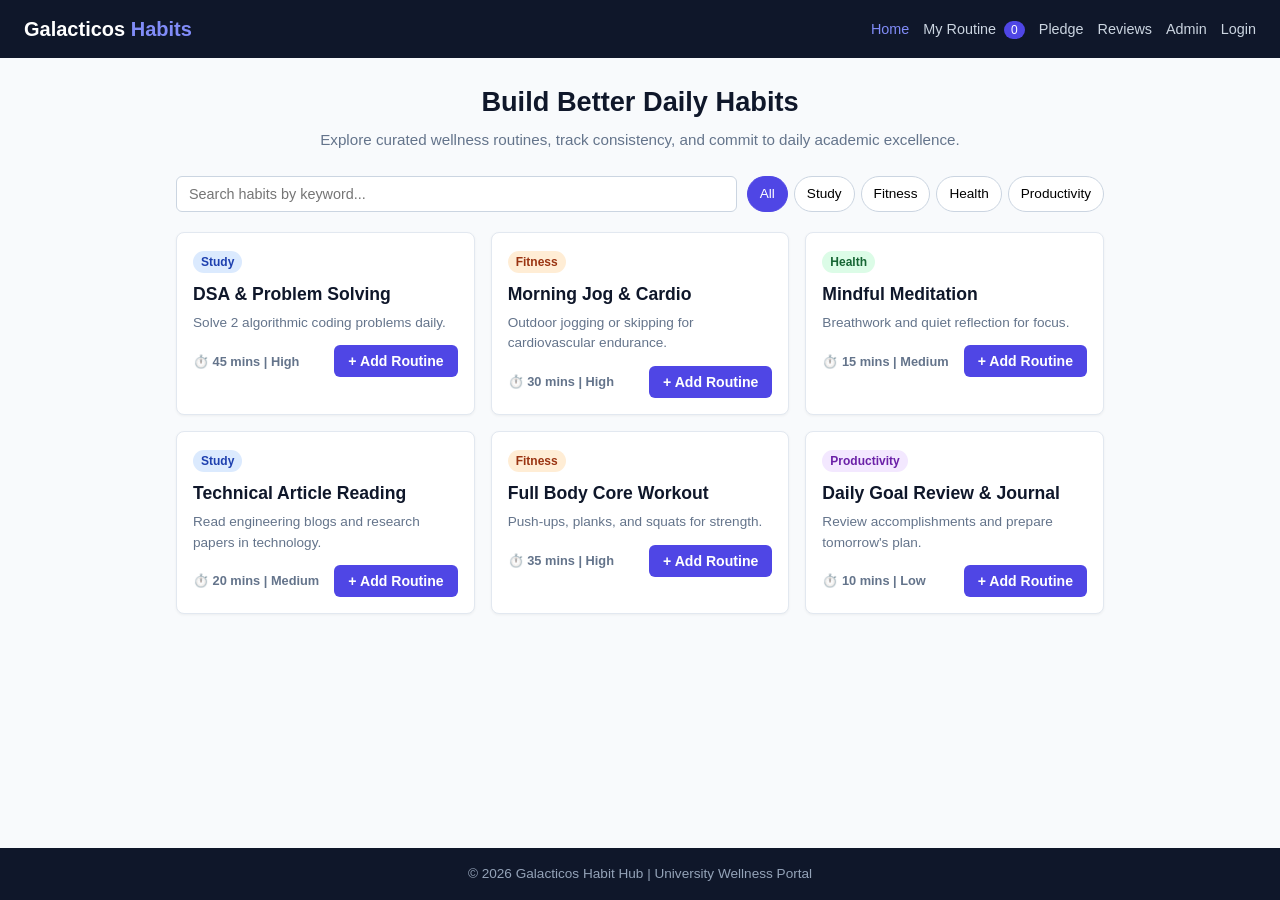
<file: index.html>
<!DOCTYPE html>
<html lang="en">
<head>
  <meta charset="UTF-8">
  <meta name="viewport" content="width=device-width, initial-scale=1.0">
  <title>Galacticos Habits - Student Wellness Portal</title>
  <link rel="stylesheet" href="styles.css">
</head>
<body>
  <nav>
    <a href="index.html" class="logo">Galacticos <span>Habits</span></a>
    <ul class="nav-links">
      <li><a href="index.html" class="active">Home</a></li>
      <li><a href="routine.html">My Routine <span class="cart-badge" id="cartBadge">0</span></a></li>
      <li><a href="pledge.html">Pledge</a></li>
      <li><a href="reviews.html">Reviews</a></li>
      <li><a href="admin.html">Admin</a></li>
      <li id="authLink"><a href="login.html">Login</a></li>
    </ul>
  </nav>

  <main class="container">
    <section class="hero">
      <h1>Build Better Daily Habits</h1>
      <p>Explore curated wellness routines, track consistency, and commit to daily academic excellence.</p>
    </section>

    <div class="controls">
      <input type="text" id="searchInput" class="search-input" placeholder="Search habits by keyword..." oninput="renderCatalogue()">
      <div class="filter-pills">
        <button class="pill active" data-cat="All" onclick="renderCatalogue('All')">All</button>
        <button class="pill" data-cat="Study" onclick="renderCatalogue('Study')">Study</button>
        <button class="pill" data-cat="Fitness" onclick="renderCatalogue('Fitness')">Fitness</button>
        <button class="pill" data-cat="Health" onclick="renderCatalogue('Health')">Health</button>
        <button class="pill" data-cat="Productivity" onclick="renderCatalogue('Productivity')">Productivity</button>
      </div>
    </div>

    <section id="catalogueGrid" class="grid"></section>
  </main>

  <footer>
    <p>&copy; 2026 Galacticos Habit Hub | University Wellness Portal</p>
  </footer>

  <script src="app.js"></script>
  <script>window.addEventListener('DOMContentLoaded', () => renderCatalogue('All'));</script>
</body>
</html>
</file>
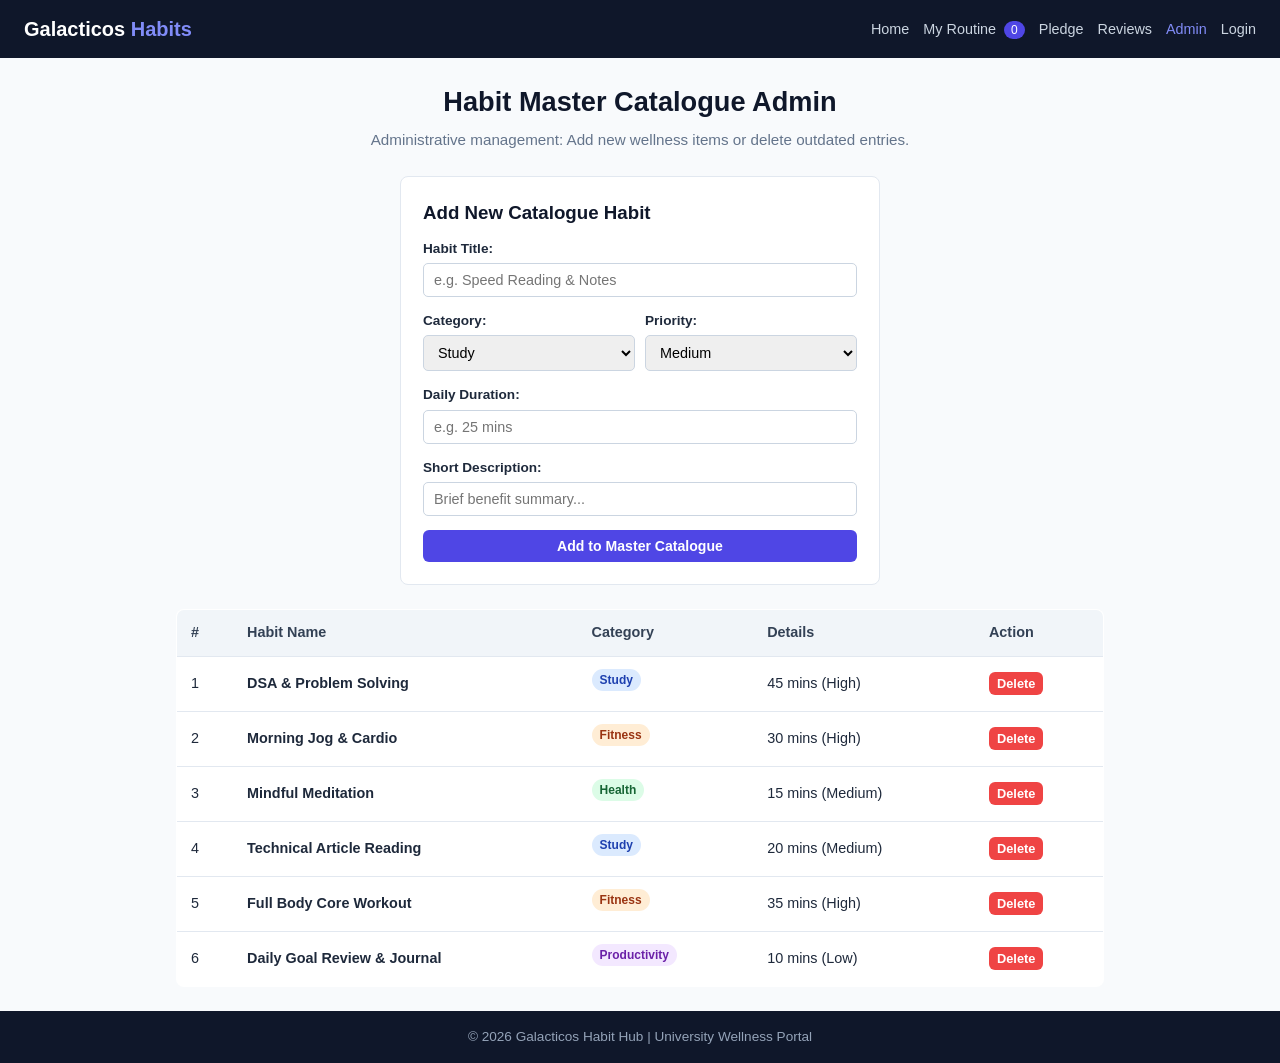
<file: admin.html>
<!DOCTYPE html>
<html lang="en">
<head>
  <meta charset="UTF-8">
  <meta name="viewport" content="width=device-width, initial-scale=1.0">
  <title>Admin CRUD - Galacticos Habits</title>
  <link rel="stylesheet" href="styles.css">
</head>
<body>
  <nav>
    <a href="index.html" class="logo">Galacticos <span>Habits</span></a>
    <ul class="nav-links">
      <li><a href="index.html">Home</a></li>
      <li><a href="routine.html">My Routine <span class="cart-badge" id="cartBadge">0</span></a></li>
      <li><a href="pledge.html">Pledge</a></li>
      <li><a href="reviews.html">Reviews</a></li>
      <li><a href="admin.html" class="active">Admin</a></li>
      <li id="authLink"><a href="login.html">Login</a></li>
    </ul>
  </nav>

  <main class="container">
    <section class="hero">
      <h1>Habit Master Catalogue Admin</h1>
      <p>Administrative management: Add new wellness items or delete outdated entries.</p>
    </section>

    <div class="form-box" style="margin-bottom: 24px;">
      <h3 style="margin-bottom: 12px; color: #0f172a;">Add New Catalogue Habit</h3>
      <form id="addHabitForm" onsubmit="addAdminHabit(event)">
        <div class="form-group"><label for="admName">Habit Title:</label><input type="text" id="admName" placeholder="e.g. Speed Reading & Notes" required></div>
        <div class="form-group" style="display:grid;grid-template-columns:1fr 1fr;gap:10px">
          <div><label for="admCategory">Category:</label><select id="admCategory"><option value="Study">Study</option><option value="Fitness">Fitness</option><option value="Health">Health</option><option value="Productivity">Productivity</option></select></div>
          <div><label for="admPriority">Priority:</label><select id="admPriority"><option value="High">High</option><option value="Medium" selected>Medium</option><option value="Low">Low</option></select></div>
        </div>
        <div class="form-group"><label for="admTime">Daily Duration:</label><input type="text" id="admTime" placeholder="e.g. 25 mins" required></div>
        <div class="form-group"><label for="admDesc">Short Description:</label><input type="text" id="admDesc" placeholder="Brief benefit summary..." required></div>
        <button type="submit" class="btn btn-primary btn-block">Add to Master Catalogue</button>
      </form>
    </div>

    <table>
      <thead><tr><th>#</th><th>Habit Name</th><th>Category</th><th>Details</th><th>Action</th></tr></thead>
      <tbody id="adminTableBody"></tbody>
    </table>
  </main>

  <footer>
    <p>&copy; 2026 Galacticos Habit Hub | University Wellness Portal</p>
  </footer>

  <script src="app.js"></script>
  <script>window.addEventListener('DOMContentLoaded', renderAdminTable);</script>
</body>
</html>
</file>
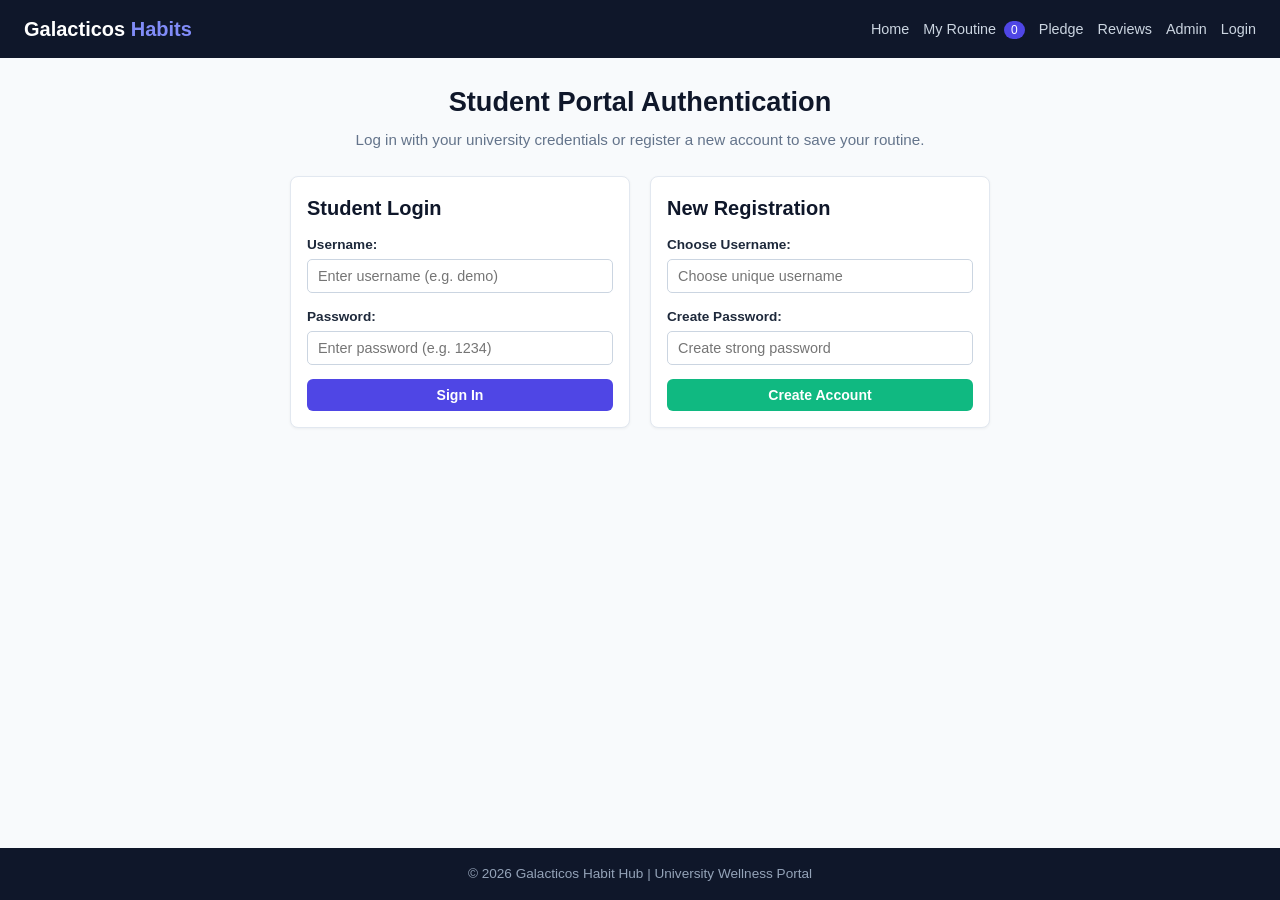
<file: login.html>
<!DOCTYPE html>
<html lang="en">
<head>
  <meta charset="UTF-8">
  <meta name="viewport" content="width=device-width, initial-scale=1.0">
  <title>Student Authentication - Galacticos Habits</title>
  <link rel="stylesheet" href="styles.css">
</head>
<body>
  <nav>
    <a href="index.html" class="logo">Galacticos <span>Habits</span></a>
    <ul class="nav-links">
      <li><a href="index.html">Home</a></li>
      <li><a href="routine.html">My Routine <span class="cart-badge" id="cartBadge">0</span></a></li>
      <li><a href="pledge.html">Pledge</a></li>
      <li><a href="reviews.html">Reviews</a></li>
      <li><a href="admin.html">Admin</a></li>
      <li id="authLink"><a href="login.html" class="active">Login</a></li>
    </ul>
  </nav>

  <main class="container">
    <section class="hero">
      <h1>Student Portal Authentication</h1>
      <p>Log in with your university credentials or register a new account to save your routine.</p>
    </section>

    <div style="display: grid; grid-template-columns: repeat(auto-fit, minmax(280px, 1fr)); gap: 20px; max-width: 700px; margin: 0 auto;">
      <div class="card">
        <h2 style="font-size: 1.25rem; margin-bottom: 12px; color: #0f172a;">Student Login</h2>
        <form id="loginForm" onsubmit="handleAuth(event, 'login')">
          <div class="form-group">
            <label for="loginUser">Username:</label>
            <input type="text" id="loginUser" placeholder="Enter username (e.g. demo)" required>
          </div>
          <div class="form-group">
            <label for="loginPass">Password:</label>
            <input type="password" id="loginPass" placeholder="Enter password (e.g. 1234)" required>
          </div>
          <button type="submit" class="btn btn-primary btn-block">Sign In</button>
        </form>
      </div>

      <div class="card">
        <h2 style="font-size: 1.25rem; margin-bottom: 12px; color: #0f172a;">New Registration</h2>
        <form id="regForm" onsubmit="handleAuth(event, 'reg')">
          <div class="form-group">
            <label for="regUser">Choose Username:</label>
            <input type="text" id="regUser" placeholder="Choose unique username" required>
          </div>
          <div class="form-group">
            <label for="regPass">Create Password:</label>
            <input type="password" id="regPass" placeholder="Create strong password" required>
          </div>
          <button type="submit" class="btn btn-success btn-block">Create Account</button>
        </form>
      </div>
    </div>
  </main>

  <footer>
    <p>&copy; 2026 Galacticos Habit Hub | University Wellness Portal</p>
  </footer>

  <script src="app.js"></script>
</body>
</html>
</file>
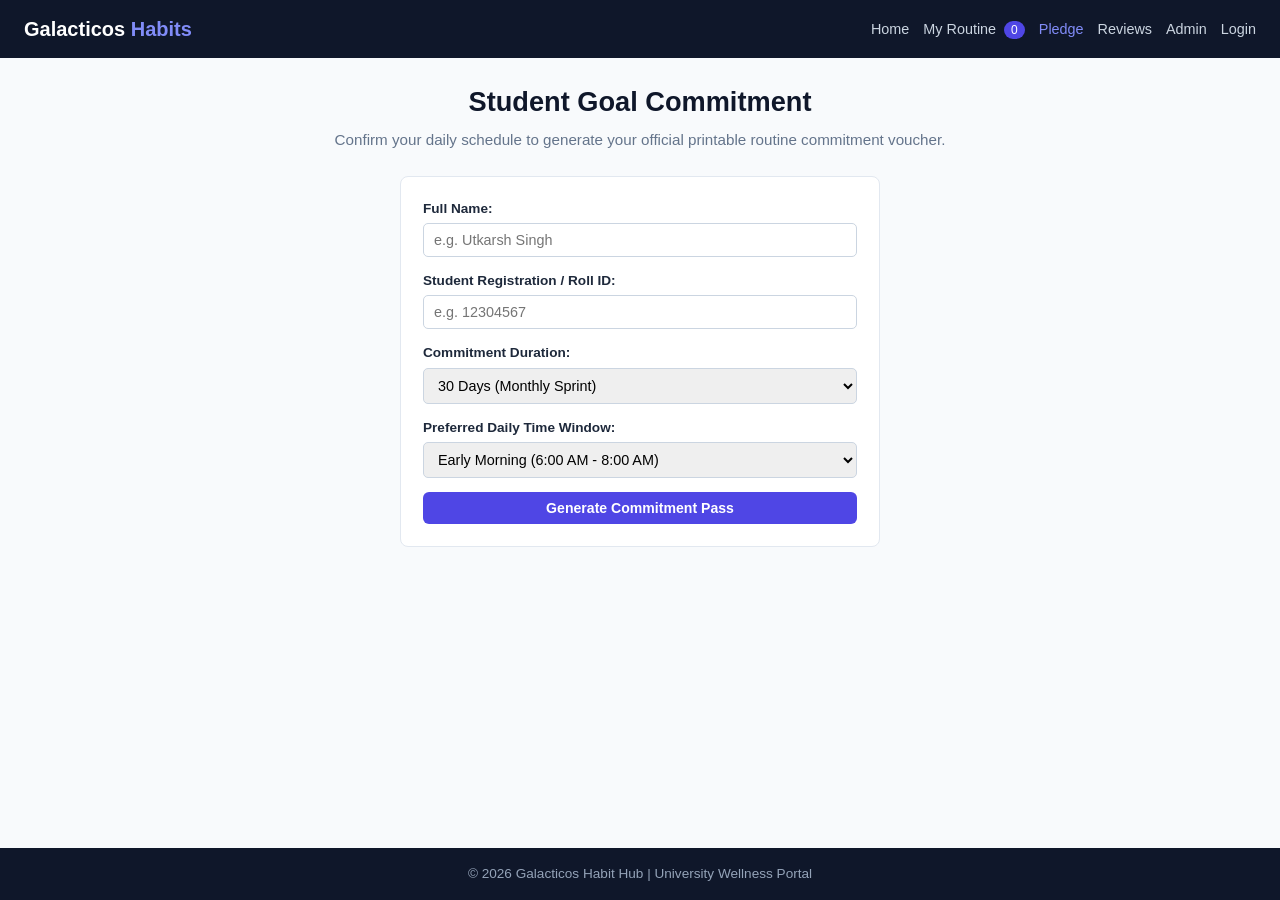
<file: pledge.html>
<!DOCTYPE html>
<html lang="en">
<head>
  <meta charset="UTF-8">
  <meta name="viewport" content="width=device-width, initial-scale=1.0">
  <title>Goal Pledge & Pass - Galacticos Habits</title>
  <link rel="stylesheet" href="styles.css">
</head>
<body>
  <nav>
    <a href="index.html" class="logo">Galacticos <span>Habits</span></a>
    <ul class="nav-links">
      <li><a href="index.html">Home</a></li>
      <li><a href="routine.html">My Routine <span class="cart-badge" id="cartBadge">0</span></a></li>
      <li><a href="pledge.html" class="active">Pledge</a></li>
      <li><a href="reviews.html">Reviews</a></li>
      <li><a href="admin.html">Admin</a></li>
      <li id="authLink"><a href="login.html">Login</a></li>
    </ul>
  </nav>

  <main class="container">
    <section class="hero">
      <h1>Student Goal Commitment</h1>
      <p>Confirm your daily schedule to generate your official printable routine commitment voucher.</p>
    </section>

    <div class="form-box" id="pledgeFormBox">
      <form id="pledgeForm" onsubmit="handleCommitment(event)">
        <div class="form-group">
          <label for="studentName">Full Name:</label>
          <input type="text" id="studentName" placeholder="e.g. Utkarsh Singh" required>
        </div>
        <div class="form-group">
          <label for="studentId">Student Registration / Roll ID:</label>
          <input type="text" id="studentId" placeholder="e.g. 12304567" required>
        </div>
        <div class="form-group">
          <label for="goalDuration">Commitment Duration:</label>
          <select id="goalDuration">
            <option value="21 Days (Habit Formation)">21 Days (Habit Formation)</option>
            <option value="30 Days (Monthly Sprint)" selected>30 Days (Monthly Sprint)</option>
            <option value="60 Days (Semester Discipline)">60 Days (Semester Discipline)</option>
          </select>
        </div>
        <div class="form-group">
          <label for="reminderTime">Preferred Daily Time Window:</label>
          <select id="reminderTime">
            <option value="Early Morning (6:00 AM - 8:00 AM)">Early Morning (6:00 AM - 8:00 AM)</option>
            <option value="Afternoon Study (2:00 PM - 5:00 PM)">Afternoon Study (2:00 PM - 5:00 PM)</option>
            <option value="Evening Focus (6:00 PM - 9:00 PM)">Evening Focus (6:00 PM - 9:00 PM)</option>
          </select>
        </div>
        <button type="submit" class="btn btn-primary btn-block">Generate Commitment Pass</button>
      </form>

      <div id="receiptBox" class="receipt" style="display: none;"></div>
    </div>
  </main>

  <footer>
    <p>&copy; 2026 Galacticos Habit Hub | University Wellness Portal</p>
  </footer>

  <script src="app.js"></script>
</body>
</html>
</file>
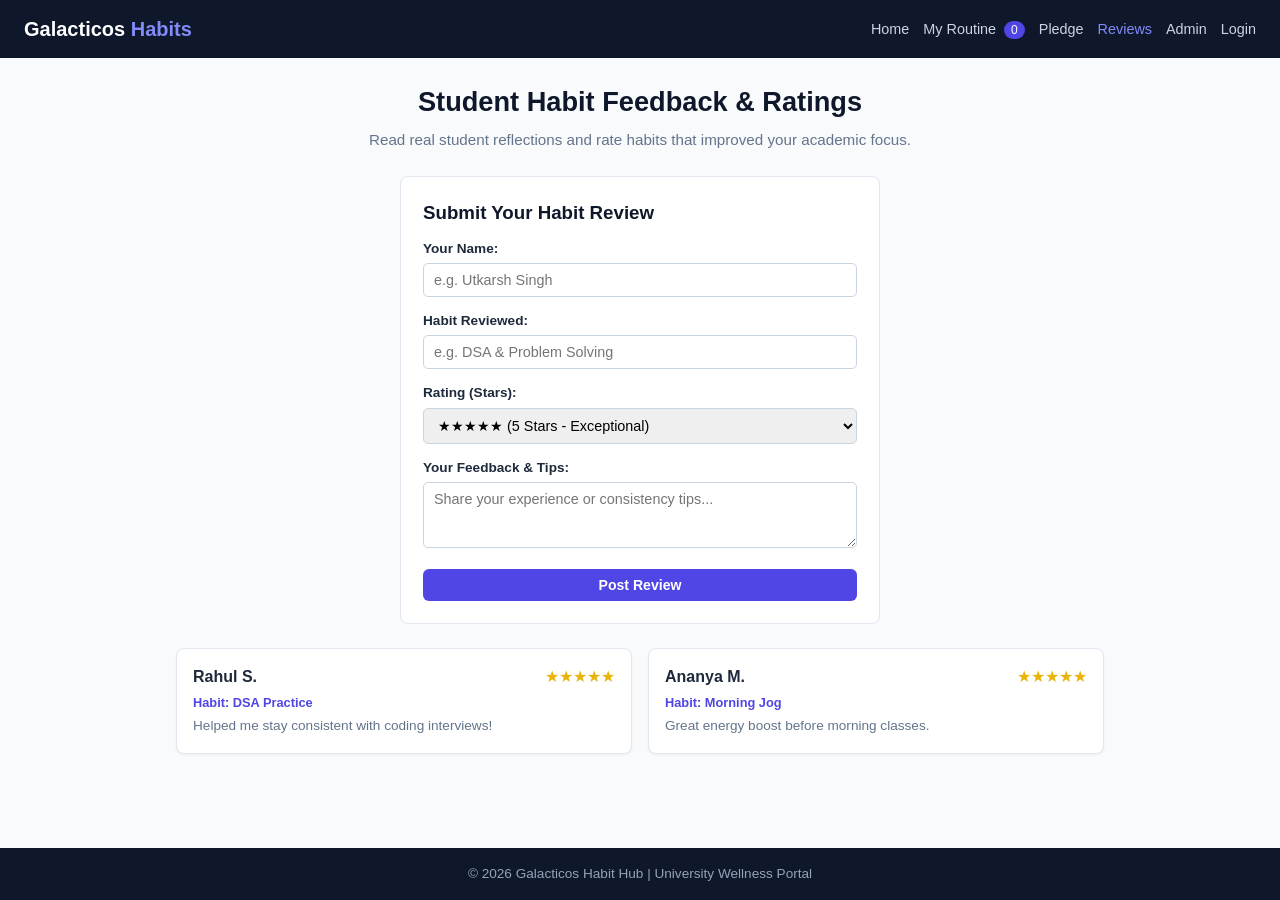
<file: reviews.html>
<!DOCTYPE html>
<html lang="en">
<head>
  <meta charset="UTF-8">
  <meta name="viewport" content="width=device-width, initial-scale=1.0">
  <title>Community Reviews - Galacticos Habits</title>
  <link rel="stylesheet" href="styles.css">
</head>
<body>
  <nav>
    <a href="index.html" class="logo">Galacticos <span>Habits</span></a>
    <ul class="nav-links">
      <li><a href="index.html">Home</a></li>
      <li><a href="routine.html">My Routine <span class="cart-badge" id="cartBadge">0</span></a></li>
      <li><a href="pledge.html">Pledge</a></li>
      <li><a href="reviews.html" class="active">Reviews</a></li>
      <li><a href="admin.html">Admin</a></li>
      <li id="authLink"><a href="login.html">Login</a></li>
    </ul>
  </nav>

  <main class="container">
    <section class="hero">
      <h1>Student Habit Feedback & Ratings</h1>
      <p>Read real student reflections and rate habits that improved your academic focus.</p>
    </section>

    <div class="form-box" style="margin-bottom: 24px;">
      <h3 style="margin-bottom: 12px; color: #0f172a;">Submit Your Habit Review</h3>
      <form id="reviewForm" onsubmit="addReview(event)">
        <div class="form-group">
          <label for="revName">Your Name:</label>
          <input type="text" id="revName" placeholder="e.g. Utkarsh Singh" required>
        </div>
        <div class="form-group">
          <label for="revHabit">Habit Reviewed:</label>
          <input type="text" id="revHabit" placeholder="e.g. DSA & Problem Solving" required>
        </div>
        <div class="form-group">
          <label for="revRating">Rating (Stars):</label>
          <select id="revRating">
            <option value="5">★★★★★ (5 Stars - Exceptional)</option>
            <option value="4">★★★★☆ (4 Stars - Highly Effective)</option>
            <option value="3">★★★☆☆ (3 Stars - Average)</option>
          </select>
        </div>
        <div class="form-group">
          <label for="revText">Your Feedback & Tips:</label>
          <textarea id="revText" rows="3" placeholder="Share your experience or consistency tips..." required></textarea>
        </div>
        <button type="submit" class="btn btn-primary btn-block">Post Review</button>
      </form>
    </div>

    <section id="reviewsGrid" class="grid"></section>
  </main>

  <footer>
    <p>&copy; 2026 Galacticos Habit Hub | University Wellness Portal</p>
  </footer>

  <script src="app.js"></script>
  <script>window.addEventListener('DOMContentLoaded', renderReviews);</script>
</body>
</html>
</file>
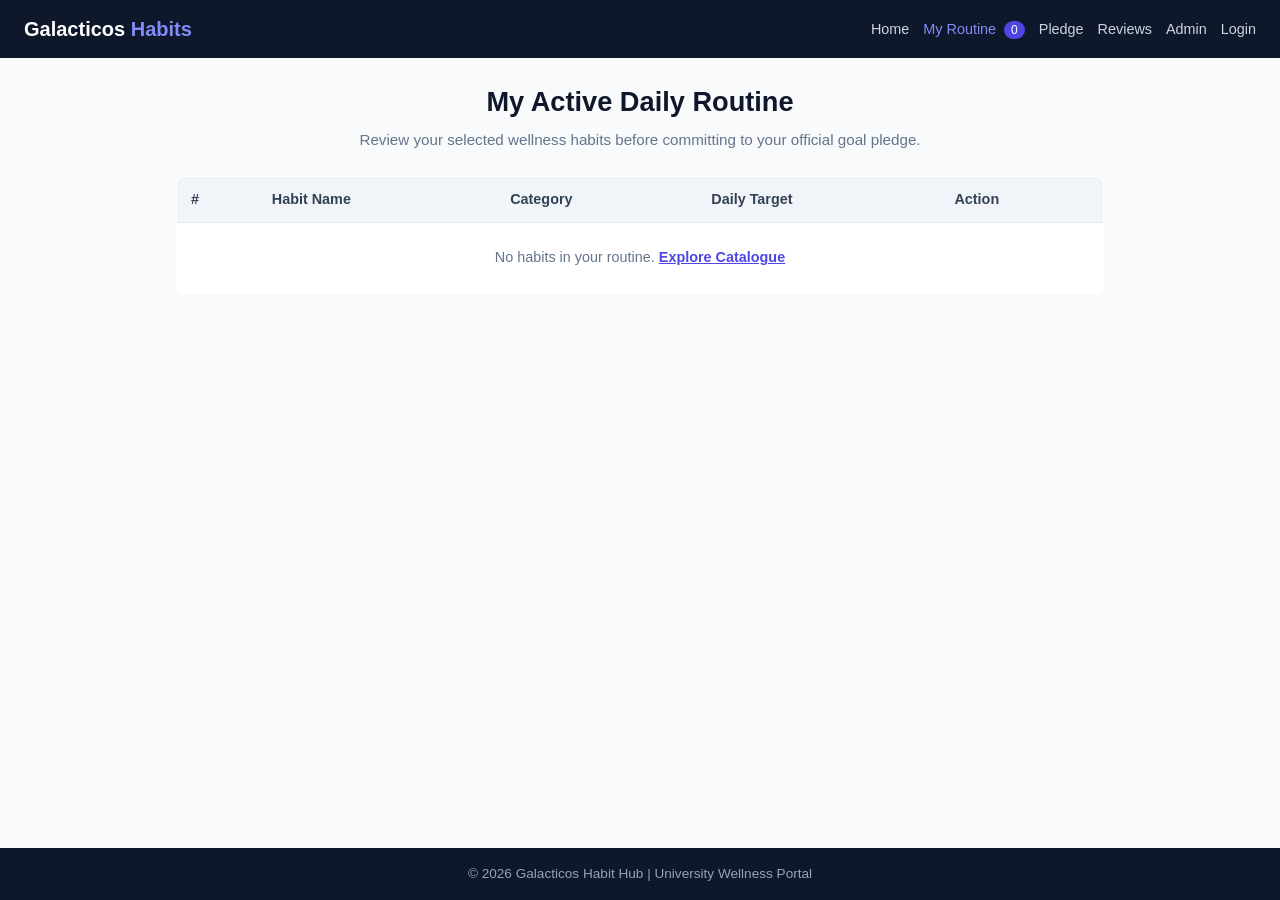
<file: routine.html>
<!DOCTYPE html>
<html lang="en">
<head>
  <meta charset="UTF-8">
  <meta name="viewport" content="width=device-width, initial-scale=1.0">
  <title>My Active Routine - Galacticos Habits</title>
  <link rel="stylesheet" href="styles.css">
</head>
<body>
  <nav>
    <a href="index.html" class="logo">Galacticos <span>Habits</span></a>
    <ul class="nav-links">
      <li><a href="index.html">Home</a></li>
      <li><a href="routine.html" class="active">My Routine <span class="cart-badge" id="cartBadge">0</span></a></li>
      <li><a href="pledge.html">Pledge</a></li>
      <li><a href="reviews.html">Reviews</a></li>
      <li><a href="admin.html">Admin</a></li>
      <li id="authLink"><a href="login.html">Login</a></li>
    </ul>
  </nav>

  <main class="container">
    <section class="hero">
      <h1>My Active Daily Routine</h1>
      <p>Review your selected wellness habits before committing to your official goal pledge.</p>
    </section>

    <table>
      <thead>
        <tr>
          <th>#</th>
          <th>Habit Name</th>
          <th>Category</th>
          <th>Daily Target</th>
          <th>Action</th>
        </tr>
      </thead>
      <tbody id="routineTableBody"></tbody>
    </table>

    <div id="routineSummary"></div>
  </main>

  <footer>
    <p>&copy; 2026 Galacticos Habit Hub | University Wellness Portal</p>
  </footer>

  <script src="app.js"></script>
  <script>window.addEventListener('DOMContentLoaded', renderRoutine);</script>
</body>
</html>
</file>
<file: styles.css>
/* Universal Student Portal Stylesheet - Team Galacticos */
* { margin: 0; padding: 0; box-sizing: border-box; font-family: 'Segoe UI', Arial, sans-serif; }
body { background: #f8fafc; color: #1e293b; line-height: 1.5; min-height: 100vh; display: flex; flex-direction: column; }

/* Navbar */
nav { background: #0f172a; color: #fff; padding: 14px 24px; display: flex; justify-content: space-between; align-items: center; flex-wrap: wrap; gap: 10px; }
.logo { font-size: 1.25rem; font-weight: 700; color: #fff; text-decoration: none; }
.logo span { color: #818cf8; }
.nav-links { display: flex; gap: 14px; align-items: center; list-style: none; }
.nav-links a { color: #cbd5e1; text-decoration: none; font-size: 0.9rem; font-weight: 500; }
.nav-links a:hover, .nav-links a.active { color: #818cf8; }
.cart-badge { background: #4f46e5; color: #fff; padding: 2px 7px; border-radius: 10px; font-size: 0.75rem; margin-left: 4px; }

/* Container & Typography */
.container { max-width: 960px; margin: 24px auto; padding: 0 16px; flex: 1; width: 100%; }
.hero { text-align: center; margin-bottom: 24px; }
.hero h1 { font-size: 1.7rem; color: #0f172a; margin-bottom: 6px; }
.hero p { color: #64748b; font-size: 0.95rem; }

/* Filter Buttons & Search */
.controls { display: flex; gap: 10px; margin-bottom: 20px; flex-wrap: wrap; justify-content: space-between; }
.search-input { flex: 1; min-width: 200px; padding: 9px 12px; border: 1px solid #cbd5e1; border-radius: 6px; font-size: 0.9rem; }
.filter-pills { display: flex; gap: 6px; flex-wrap: wrap; }
.pill { padding: 7px 12px; border: 1px solid #cbd5e1; background: #fff; border-radius: 20px; cursor: pointer; font-size: 0.85rem; font-weight: 500; }
.pill.active, .pill:hover { background: #4f46e5; color: #fff; border-color: #4f46e5; }

/* Grid & Cards */
.grid { display: grid; grid-template-columns: repeat(auto-fit, minmax(260px, 1fr)); gap: 16px; }
.card { background: #fff; border: 1px solid #e2e8f0; border-radius: 8px; padding: 16px; box-shadow: 0 1px 3px rgba(0,0,0,0.05); }
.card h3 { font-size: 1.1rem; margin-bottom: 6px; color: #0f172a; }
.card p { font-size: 0.85rem; color: #64748b; margin-bottom: 12px; }
.badge { display: inline-block; padding: 2px 8px; border-radius: 12px; font-size: 0.75rem; font-weight: 600; margin-bottom: 8px; }
.badge-Study { background: #dbeafe; color: #1e40af; }
.badge-Fitness { background: #ffedd5; color: #9a3412; }
.badge-Health { background: #dcfce7; color: #166534; }
.badge-Productivity { background: #f3e8ff; color: #6b21a8; }

/* Buttons */
.btn { display: inline-block; padding: 8px 14px; border-radius: 6px; border: none; cursor: pointer; font-weight: 600; font-size: 0.88rem; text-decoration: none; text-align: center; }
.btn-primary { background: #4f46e5; color: #fff; }
.btn-primary:hover { background: #4338ca; }
.btn-danger { background: #ef4444; color: #fff; }
.btn-danger:hover { background: #dc2626; }
.btn-success { background: #10b981; color: #fff; }
.btn-block { width: 100%; display: block; }

/* Tables */
table { width: 100%; border-collapse: collapse; background: #fff; border-radius: 8px; overflow: hidden; border: 1px solid #e2e8f0; }
th, td { padding: 12px 14px; text-align: left; font-size: 0.9rem; border-bottom: 1px solid #e2e8f0; }
th { background: #f1f5f9; font-weight: 600; color: #334155; }

/* Forms & Receipt */
.form-box { max-width: 480px; margin: 0 auto; background: #fff; padding: 22px; border-radius: 8px; border: 1px solid #e2e8f0; }
.form-group { margin-bottom: 14px; }
.form-group label { display: block; font-weight: 600; font-size: 0.85rem; margin-bottom: 4px; }
.form-group input, .form-group select, .form-group textarea { width: 100%; padding: 8px 10px; border: 1px solid #cbd5e1; border-radius: 5px; font-size: 0.9rem; }
.receipt { background: #fff; border: 2px dashed #4f46e5; border-radius: 8px; padding: 20px; max-width: 500px; margin: 20px auto; }
footer { background: #0f172a; color: #94a3b8; text-align: center; padding: 16px; font-size: 0.85rem; margin-top: auto; }
@media (max-width: 650px) { nav { flex-direction: column; align-items: flex-start; } .controls { flex-direction: column; } }
</file>
